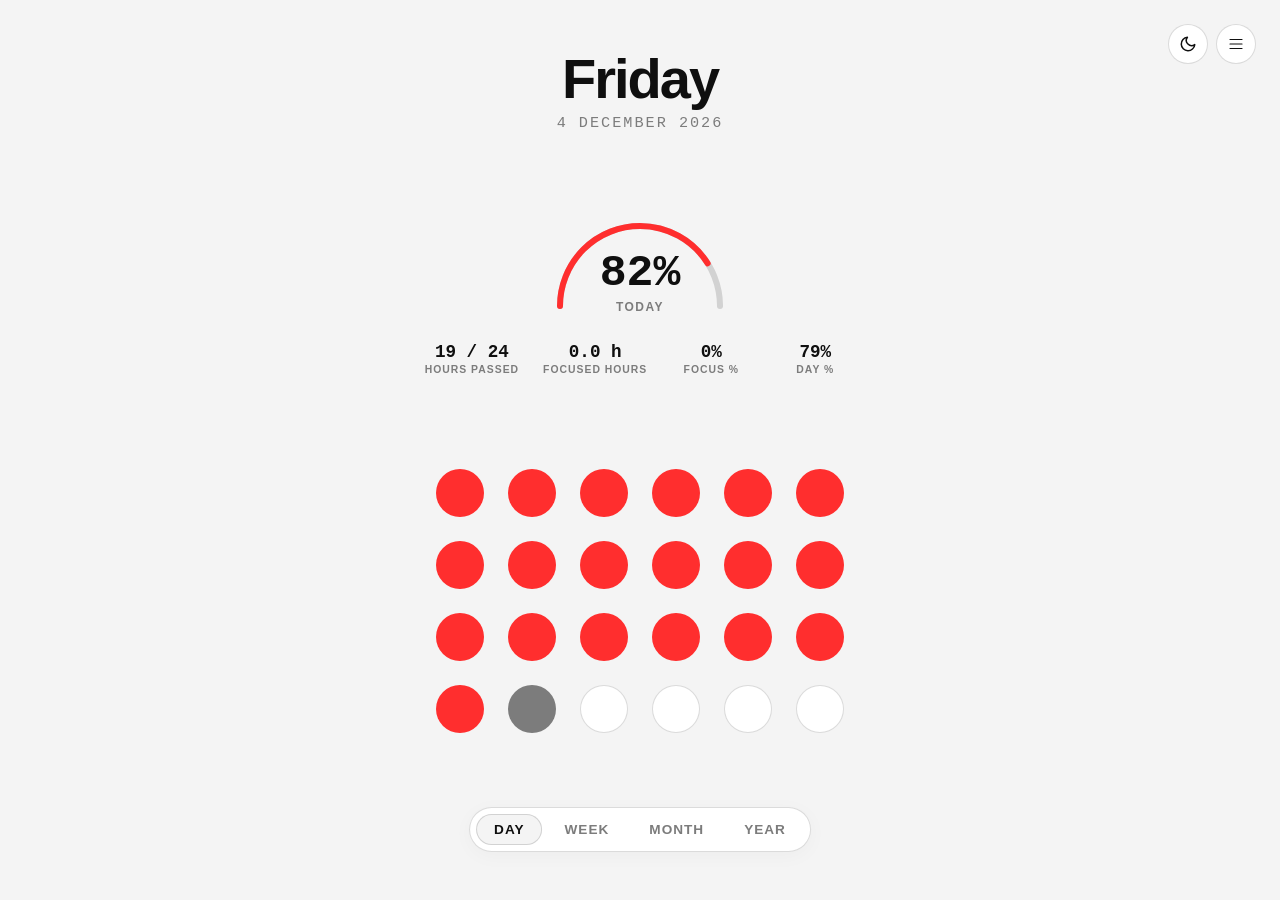
<file: index.html>
<!DOCTYPE html>
<html lang="en">
<head>
  <meta charset="UTF-8">
  <meta name="viewport" content="width=device-width, initial-scale=1.0">
  <title>Time Canvas</title>
  <meta http-equiv="refresh" content="0; url=time-canvas/index.html">
  <script type="text/javascript">
    window.location.replace("time-canvas/index.html");
  </script>
</head>
<body>
  <p>Redirecting to <a href="time-canvas/index.html">Time Canvas</a>...</p>
</body>
</html>
</file>
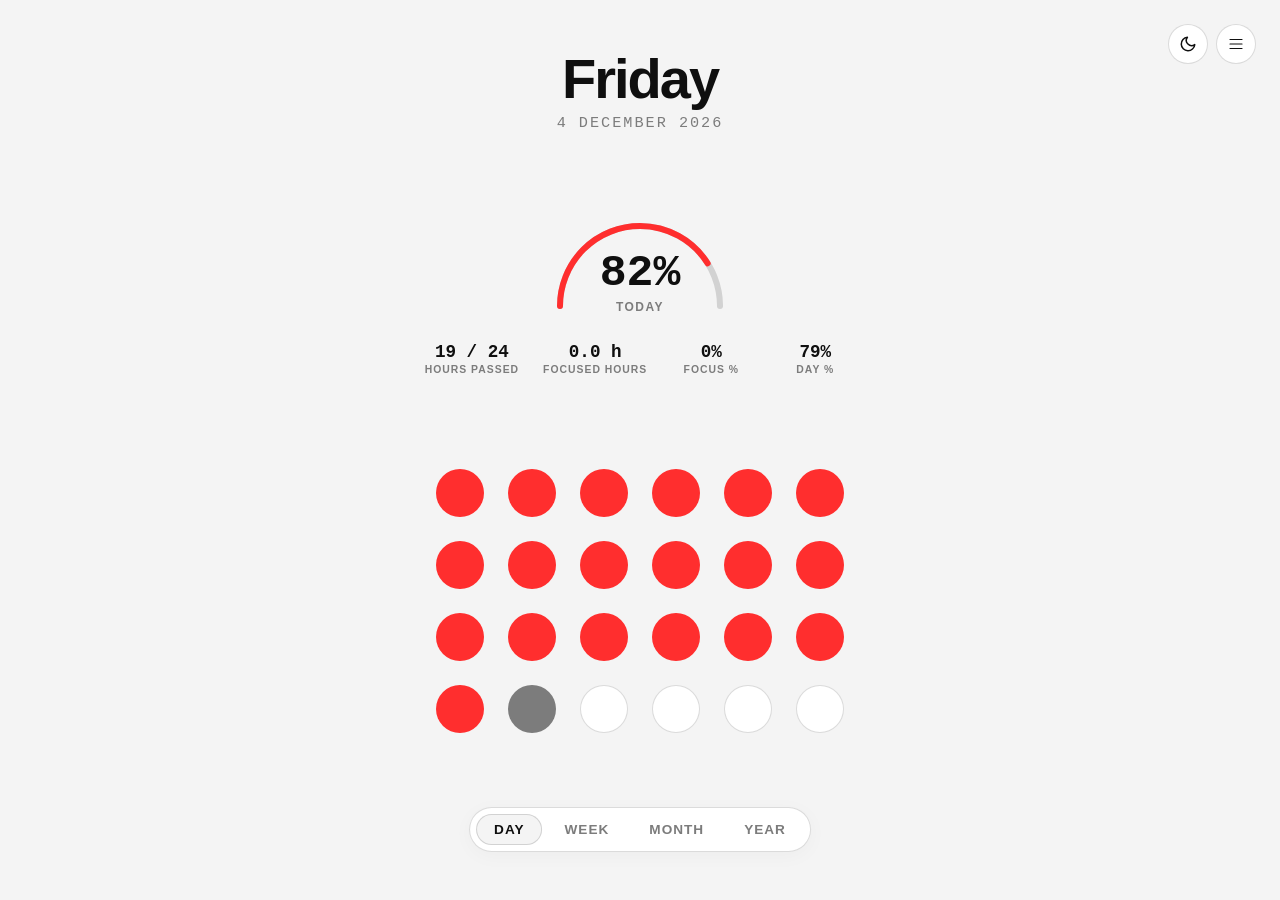
<file: time-canvas/index.html>
<!DOCTYPE html>
<html lang="en">

<head>
  <meta charset="UTF-8">
  <meta name="viewport" content="width=device-width, initial-scale=1.0">
  <meta name="description"
    content="Time Canvas - A minimalist, calm visualization of the passage of time. Inspired by Nothing OS and Dieter Rams.">
  <title>Time Canvas</title>

  <!-- CSS Stylesheets -->
  <link rel="stylesheet" href="css/variables.css">
  <link rel="stylesheet" href="css/base.css">
  <link rel="stylesheet" href="css/layout.css">
  <link rel="stylesheet" href="css/components.css">
  <link rel="stylesheet" href="css/themes.css">
  <link rel="stylesheet" href="css/animations.css">
  <link rel="stylesheet" href="css/responsive.css">
  <link rel="stylesheet" href="css/focus-panel.css">
</head>

<body>

  <div class="app-container">
    <!-- Top-Right Controls -->
    <div class="top-controls-container">
      <button id="theme-btn" class="theme-btn" aria-label="Toggle Theme" title="Toggle Theme" tabindex="0">
        <!-- Sun Icon -->
        <svg class="icon-sun" viewBox="0 0 24 24" xmlns="http://www.w3.org/2000/svg">
          <circle cx="12" cy="12" r="5" stroke="currentColor" stroke-width="2" fill="none" />
          <path
            d="M12 1v2M12 21v2M4.22 4.22l1.42 1.42M18.36 18.36l1.42 1.42M1 12h2M21 12h2M4.22 19.78l1.42-1.42M18.36 5.64l1.42-1.42"
            stroke="currentColor" stroke-width="2" stroke-linecap="round" />
        </svg>
        <!-- Moon Icon -->
        <svg class="icon-moon" viewBox="0 0 24 24" xmlns="http://www.w3.org/2000/svg">
          <path d="M21 12.79A9 9 0 1 1 11.21 3 7 7 0 0 0 21 12.79z" stroke="currentColor" stroke-width="2" fill="none"
            stroke-linecap="round" stroke-linejoin="round" />
        </svg>
      </button>

      <button id="menu-btn" class="menu-btn" aria-label="Open Focus Panel" title="Open Focus Panel" tabindex="0">
        <svg viewBox="0 0 24 24" xmlns="http://www.w3.org/2000/svg">
          <line x1="4" y1="6" x2="20" y2="6" stroke="currentColor" stroke-width="1.5" stroke-linecap="round" />
          <line x1="4" y1="12" x2="20" y2="12" stroke="currentColor" stroke-width="1.5" stroke-linecap="round" />
          <line x1="4" y1="18" x2="20" y2="18" stroke="currentColor" stroke-width="1.5" stroke-linecap="round" />
        </svg>
      </button>
    </div>

    <!-- Main Time Header -->
    <header class="header" role="banner">
      <h1 id="time-day" class="time-day">Friday</h1>
      <div id="time-date" class="time-date">17 July 2026</div>
    </header>

    <!-- Progress Arc Indicator -->
    <div class="arc-wrapper">
      <div class="progress-arc-container">
        <svg class="progress-arc-svg" viewBox="0 0 200 130">
          <path class="arc-bg" d="M 20 110 A 80 80 0 0 1 180 110" fill="none" stroke-linecap="round" />
          <path id="progress-arc-fill" class="arc-fill" d="M 20 110 A 80 80 0 0 1 180 110" fill="none"
            stroke-linecap="round" stroke-dasharray="251.327" stroke-dashoffset="251.327" />
          <path id="progress-arc-focus" class="arc-focus" d="M 20 110 A 80 80 0 0 1 180 110" fill="none"
            stroke-linecap="round" stroke-dasharray="251.327" stroke-dashoffset="251.327" />
        </svg>
        <div class="arc-inner-content">
          <div id="arc-percentage" class="arc-percentage">0%</div>
          <div id="arc-label" class="arc-label">TODAY</div>
        </div>
      </div>
    </div>

    <!-- Live Statistics -->
    <div id="stats-container" class="stats-container" aria-live="polite">
      <!-- Minimal stats will load here -->
    </div>

    <!-- Mode Switch (Shown/Hidden dynamically) -->
    <div id="mode-switch-container" class="mode-switch-container hidden">
      <div class="mode-switch-indicator"></div>
      <button id="mode-days" class="mode-btn active" data-mode="days" tabindex="0">Days</button>
      <button id="mode-hours" class="mode-btn" data-mode="hours" tabindex="0">Hours</button>
    </div>

    <!-- Grid Canvas Visualization -->
    <main class="main-content" role="main">
      <div class="visualization-wrapper">
        <div id="grid-container" class="grid-container active" aria-live="polite">
          <!-- Dots dynamically rendered here -->
        </div>
      </div>
    </main>

    <!-- Bottom Navigation -->
    <nav class="bottom-nav" role="tablist" aria-label="Views">
      <div id="nav-indicator" class="nav-indicator"></div>
      <button class="nav-item active" data-route="day" role="tab" aria-selected="true" tabindex="0">Day</button>
      <button class="nav-item" data-route="week" role="tab" aria-selected="false" tabindex="0">Week</button>
      <button class="nav-item" data-route="month" role="tab" aria-selected="false" tabindex="0">Month</button>
      <button class="nav-item" data-route="year" role="tab" aria-selected="false" tabindex="0">Year</button>
    </nav>
  </div>

  <!-- Panel Dimming Overlay -->
  <div id="panel-overlay" class="panel-overlay" aria-hidden="true"></div>

  <!-- Focus Panel -->
  <aside id="focus-panel" class="focus-panel" role="complementary" aria-label="Focus Panel" aria-hidden="true"
    tabindex="-1">
    <div class="panel-header">
      <h2>Focus Panel</h2>
      <button id="panel-close-btn" class="panel-close-btn" aria-label="Close Focus Panel">
        <svg viewBox="0 0 24 24" xmlns="http://www.w3.org/2000/svg">
          <line x1="18" y1="6" x2="6" y2="18" stroke="currentColor" stroke-width="1.5" stroke-linecap="round" />
          <line x1="6" y1="6" x2="18" y2="18" stroke="currentColor" stroke-width="1.5" stroke-linecap="round" />
        </svg>
      </button>
    </div>

    <div class="panel-content">
      <!-- TODOS Section -->
      <section class="panel-section" aria-labelledby="todos-heading">
        <h3 id="todos-heading" class="section-title">TODOS</h3>

        <!-- Task Input -->
        <div class="task-input-container">
          <span class="plus-icon">+</span>
          <input type="text" id="task-input" class="task-input" placeholder="What are you focusing on?"
            aria-label="Add new task">
        </div>

        <!-- Task List -->
        <ul id="task-list" class="task-list" aria-live="polite">
          <!-- Incomplete tasks here -->
        </ul>

        <!-- Completed tasks accordion -->
        <div id="completed-accordion" class="completed-accordion hidden">
          <button id="toggle-completed-btn" class="toggle-completed-btn" aria-expanded="false">
            Show Completed (<span id="completed-count">0</span>)
          </button>
          <ul id="completed-task-list" class="task-list completed-task-list hidden" aria-live="polite">
            <!-- Completed tasks here -->
          </ul>
        </div>
      </section>

      <!-- POMODORO Section -->
      <section class="panel-section" aria-labelledby="pomodoro-heading">
        <h3 id="pomodoro-heading" class="section-title">POMODORO</h3>

        <!-- Selected Task Panel Status -->
        <div id="selected-task-panel" class="selected-task-panel">
          <div class="focus-label">Sprint Focus</div>
          <div id="selected-task-title" class="selected-task-title">Loading last commit...</div>
          <div id="selected-task-progress" class="selected-task-progress hidden">0 / 0 Pomodoros</div>
        </div>

        <!-- Timer View -->
        <div class="timer-container">
          <div id="timer-display" class="timer-display">25:00</div>
        </div>

        <!-- Timer Progress Line with Spark -->
        <div class="timer-progress-container">
          <div class="timer-progress-line">
            <div id="timer-progress-fill" class="timer-progress-fill" style="width: 0%;"></div>
            <div id="timer-progress-spark" class="timer-progress-spark" style="left: 0%;"></div>
          </div>
        </div>

        <!-- Mode segmented switcher -->
        <div id="timer-modes" class="timer-modes">
          <button class="timer-mode-btn active" data-mode="work">WORK</button>
          <button class="timer-mode-btn" data-mode="break">BREAK</button>
          <button class="timer-mode-btn" data-mode="longBreak">LONG BREAK</button>
        </div>

        <!-- Controls -->
        <div class="timer-controls">
          <button id="primary-timer-btn" class="primary-timer-btn disabled" disabled>START</button>
          <button id="reset-timer-btn" class="reset-timer-btn hidden" aria-label="Reset Timer">
            <svg viewBox="0 0 24 24" xmlns="http://www.w3.org/2000/svg">
              <path d="M21.5 2v6h-6M21.34 15.57a10 10 0 1 1-.57-8.38l.73-.73" fill="none" stroke="currentColor"
                stroke-width="1.5" stroke-linecap="round" stroke-linejoin="round" />
            </svg>
          </button>
        </div>
      </section>

      <!-- Session Statistics Section -->
      <section class="panel-section" aria-labelledby="stats-heading">
        <h3 id="stats-heading" class="section-title">TODAY'S STATS</h3>
        <div class="focus-stats-grid">
          <div class="focus-stat-item">
            <span id="stat-completed-poms" class="focus-stat-val">0</span>
            <span class="focus-stat-lbl">Pomodoros Completed</span>
          </div>
          <div class="focus-stat-item">
            <span id="stat-focus-time" class="focus-stat-val">0m</span>
            <span class="focus-stat-lbl">Focused Time</span>
          </div>
          <div class="focus-stat-item">
            <span id="stat-break-time" class="focus-stat-val">0m</span>
            <span class="focus-stat-lbl">Break Time</span>
          </div>
          <div class="focus-stat-item">
            <span id="stat-completion-pct" class="focus-stat-val">0%</span>
            <span class="focus-stat-lbl">Task Completion %</span>
          </div>
        </div>
      </section>

      <!-- COMMITS Section -->
      <section class="panel-section" aria-labelledby="commits-heading">
        <h3 id="commits-heading" class="section-title">RECENT COMMITS</h3>
        <div id="commits-container" class="commits-container">
          <span class="muted-text">Loading commits...</span>
        </div>
      </section>

      <!-- SETTINGS Section Placeholder (Future Ready) -->
      <section class="panel-section" aria-labelledby="settings-heading">
        <h3 id="settings-heading" class="section-title">SETTINGS</h3>
        <div class="settings-placeholder">
          <span class="muted-text">Custom duration options and preferences will be available in a future update.</span>
        </div>
      </section>
    </div>
  </aside>

  <!-- In-page Notification banner -->
  <div id="focus-notification" class="focus-notification hidden" role="status" aria-live="polite">
    <span id="notification-message"></span>
  </div>

  <!-- Main Application Logic -->

  <script src="js/app.js?v=101"></script>
</body>

</html>
</file>
<file: time-canvas/css/variables.css>
:root {
  /* Colors */
  --color-accent: #FF2E2E;
  
  /* Light Theme Defaults */
  --bg-color: #F4F4F4;
  --bg-panel: #FFFFFF;
  --text-color: #0F0F0F;
  --text-muted: #7C7C7C;
  --dot-completed: var(--color-accent);
  --color-focus: #32523B;
  --dot-current: #7C7C7C;
  --dot-future: #FFFFFF;
  --dot-border: rgba(15, 15, 15, 0.15);
  --dot-hover-border: rgba(15, 15, 15, 0.4);
  
  /* Fonts - Nothing OS / OnePlus inspired */
  --font-display: "Courier New", Courier, monospace;
  --font-sans: -apple-system, BlinkMacSystemFont, "Segoe UI", Roboto, Helvetica, Arial, sans-serif;
  
  /* Transitions */
  --transition-speed: 250ms;
  --transition-easing: cubic-bezier(0.4, 0, 0.2, 1);
  
  /* Spacing & Layout */
  --spacing-xs: 4px;
  --spacing-sm: 8px;
  --spacing-md: 16px;
  --spacing-lg: 24px;
  --spacing-xl: 48px;
  
  --max-width: 900px;
}

[data-theme="dark"] {
  --bg-color: #0A0A0A;
  --bg-panel: #121212;
  --text-color: #F5F5F5;
  --text-muted: #888888;
  --dot-completed: var(--color-accent);
  --color-focus: #1E3224;
  --dot-current: #888888;
  --dot-future: #1A1A1A;
  --dot-border: rgba(255, 255, 255, 0.08);
  --dot-hover-border: rgba(255, 255, 255, 0.25);
}
</file>
<file: time-canvas/css/base.css>
/* Reset and Base Styles */
* {
  box-sizing: border-box;
  margin: 0;
  padding: 0;
  -webkit-font-smoothing: antialiased;
  -moz-osx-font-smoothing: grayscale;
}

html, body {
  width: 100%;
  height: 100%;
  background-color: var(--bg-color);
  color: var(--text-color);
  font-family: var(--font-sans);
  transition: background-color var(--transition-speed) var(--transition-easing),
              color var(--transition-speed) var(--transition-easing);
  overflow-x: hidden;
}

body {
  display: flex;
  flex-direction: column;
  min-height: 100vh;
}

a, button {
  font-family: inherit;
  color: inherit;
  background: none;
  border: none;
  cursor: pointer;
  outline: none;
  text-decoration: none;
}

/* Keyboard Accessibility - custom focus states */
button:focus-visible,
a:focus-visible,
[tabindex]:focus-visible {
  outline: 2px solid var(--color-accent);
  outline-offset: 4px;
}
</file>
<file: time-canvas/css/layout.css>
/* Layout Structure */

.app-container {
  display: flex;
  flex-direction: column;
  align-items: center;
  justify-content: space-between;
  min-height: 100vh;
  padding: var(--spacing-xl) var(--spacing-lg) calc(var(--spacing-xl) * 2) var(--spacing-lg);
  max-width: var(--max-width);
  margin: 0 auto;
  width: 100%;
}

.header {
  width: 100%;
  text-align: center;
  margin-bottom: var(--spacing-xl);
}

.main-content {
  flex: 1;
  display: flex;
  flex-direction: column;
  align-items: center;
  justify-content: center;
  width: 100%;
  position: relative;
}

.visualization-wrapper {
  width: 100%;
  display: flex;
  flex-direction: column;
  align-items: center;
  justify-content: center;
  min-height: 350px;
}
</file>
<file: time-canvas/css/components.css>
/* Components Styling */

/* Header Typography */
.time-day {
  font-family: var(--font-sans);
  font-size: 3.5rem;
  font-weight: 800;
  letter-spacing: -2px;
  line-height: 1.1;
  margin-bottom: var(--spacing-xs);
  transition: color var(--transition-speed) var(--transition-easing);
}

.time-date {
  font-family: var(--font-display);
  font-size: 0.95rem;
  font-weight: 500;
  color: var(--text-muted);
  text-transform: uppercase;
  letter-spacing: 2px;
  margin-bottom: var(--spacing-md);
}

/* Progress Arc Container */
.arc-wrapper {
  width: 100%;
  display: flex;
  justify-content: center;
  margin-bottom: var(--spacing-md);
}

.progress-arc-container {
  position: relative;
  width: 200px;
  height: 130px;
  display: flex;
  align-items: center;
  justify-content: center;
}

.progress-arc-svg {
  width: 100%;
  height: 100%;
}

.arc-bg {
  stroke: var(--dot-border);
  stroke-width: 6px;
}

.arc-fill {
  stroke: var(--color-accent);
  stroke-width: 6px;
  transition: stroke-dashoffset 400ms cubic-bezier(0.4, 0, 0.2, 1);
}

.arc-fill.completed-muted {
  stroke: var(--color-accent);
}

[data-theme="dark"] .arc-fill.completed-muted {
  stroke: var(--color-accent);
}

.arc-focus {
  stroke: var(--color-focus);
  stroke-width: 6px;
  transition: stroke-dashoffset 400ms cubic-bezier(0.4, 0, 0.2, 1);
}

.arc-inner-content {
  position: absolute;
  bottom: 12px;
  display: flex;
  flex-direction: column;
  align-items: center;
  justify-content: center;
  text-align: center;
  width: 100%;
}

.arc-percentage {
  font-family: var(--font-display);
  font-size: 2.8rem;
  font-weight: 700;
  line-height: 1;
  color: var(--text-color);
}

.arc-label {
  font-size: 0.75rem;
  font-weight: 600;
  letter-spacing: 1.5px;
  color: var(--text-muted);
  margin-top: 4px;
}

/* Live Stats */
.stats-container {
  display: flex;
  flex-wrap: wrap;
  justify-content: center;
  gap: var(--spacing-md) var(--spacing-lg);
  width: 100%;
  max-width: 600px;
  margin: 0 auto var(--spacing-lg) auto;
  padding: 0 var(--spacing-md);
}

.stat-item {
  display: flex;
  flex-direction: column;
  align-items: center;
  min-width: 80px;
}

.stat-val {
  font-family: var(--font-display);
  font-size: 1.1rem;
  font-weight: 700;
  color: var(--text-color);
}

.stat-lbl {
  font-size: 0.65rem;
  font-weight: 600;
  color: var(--text-muted);
  text-transform: uppercase;
  letter-spacing: 1px;
  margin-top: 2px;
}

/* Mode Switch (Segmented Switch) */
.mode-switch-container {
  position: relative;
  display: flex;
  background-color: var(--bg-panel);
  border: 1px solid var(--dot-border);
  border-radius: 20px;
  padding: 3px;
  margin-bottom: var(--spacing-lg);
  z-index: 10;
  transition: opacity var(--transition-speed), transform var(--transition-speed);
}

.mode-switch-container.hidden {
  opacity: 0;
  transform: scale(0.95);
  pointer-events: none;
}

.mode-btn {
  padding: 6px 16px;
  font-size: 0.75rem;
  font-weight: 600;
  text-transform: uppercase;
  letter-spacing: 1px;
  color: var(--text-muted);
  border-radius: 16px;
  z-index: 1;
  transition: color var(--transition-speed) var(--transition-easing);
}

.mode-btn.active {
  color: var(--text-color);
  background-color: var(--bg-color);
  border: 1px solid var(--dot-border);
}

/* Dots and Grids */
.grid-container {
  display: grid;
  justify-content: center;
  align-content: center;
  margin: auto;
  opacity: 0;
  transform: translateY(10px);
  transition: opacity var(--transition-speed) var(--transition-easing),
              transform var(--transition-speed) var(--transition-easing);
}

.grid-container.active {
  opacity: 1;
  transform: translateY(0);
}

.dot {
  border-radius: 50%;
  aspect-ratio: 1;
  background-color: var(--dot-future);
  border: 1px solid var(--dot-border);
  transition: background-color var(--transition-speed) var(--transition-easing),
              border-color var(--transition-speed) var(--transition-easing),
              transform var(--transition-speed) var(--transition-easing);
}

.dot.completed {
  background-color: var(--dot-completed);
  border-color: transparent;
}

.dot.completed-muted {
  background-color: var(--color-accent);
  border-color: transparent;
}

[data-theme="dark"] .dot.completed-muted {
  background-color: var(--color-accent);
}

.dot.focused {
  background-color: var(--color-focus);
  border-color: transparent;
  position: relative;
  display: flex;
  align-items: center;
  justify-content: center;
}

.dot.focused::after {
  content: '';
  width: 5px;
  height: 5px;
  background-color: var(--bg-color);
  border-radius: 50%;
}

.dot.current {
  background-color: var(--dot-current);
  border-color: transparent;
  animation: pulse 2s infinite ease-in-out;
}

/* Grid Specific Layouts */
.day-grid {
  grid-template-columns: repeat(6, 40px);
  gap: 20px;
}

.week-grid {
  grid-template-columns: repeat(24, 12px);
  gap: 6px;
}

.month-grid {
  grid-template-columns: repeat(7, 24px);
  gap: 12px;
}

/* Grouped grids (e.g. Month Hours & Year Hours) */
.month-group-container {
  display: grid;
  grid-template-columns: repeat(4, 1fr);
  gap: var(--spacing-md);
  width: 100%;
}

.month-group {
  border: 1px solid var(--dot-border);
  border-radius: 12px;
  padding: 12px;
  display: flex;
  flex-direction: column;
  align-items: center;
}

.month-group-title {
  font-family: var(--font-display);
  font-size: 0.75rem;
  font-weight: 700;
  color: var(--text-muted);
  margin-bottom: 8px;
  text-transform: uppercase;
}

/* Theme Toggle Button */
.theme-toggle-container {
  position: absolute;
  top: var(--spacing-lg);
  right: var(--spacing-lg);
}

.theme-btn {
  width: 40px;
  height: 40px;
  border-radius: 50%;
  display: flex;
  align-items: center;
  justify-content: center;
  border: 1px solid var(--dot-border);
  background-color: var(--bg-panel);
  transition: border-color var(--transition-speed), background-color var(--transition-speed);
}

.theme-btn:hover {
  border-color: var(--dot-hover-border);
}

.theme-btn svg {
  width: 18px;
  height: 18px;
  fill: currentColor;
}

/* Bottom Navigation */
.bottom-nav {
  position: fixed;
  bottom: var(--spacing-xl);
  left: 50%;
  transform: translateX(-50%);
  background-color: var(--bg-panel);
  border: 1px solid var(--dot-border);
  border-radius: 30px;
  padding: 6px;
  display: flex;
  gap: 4px;
  z-index: 100;
  box-shadow: 0 4px 20px rgba(0, 0, 0, 0.03);
  transition: border-color var(--transition-speed), background-color var(--transition-speed);
}

.nav-item {
  position: relative;
  padding: 8px 18px;
  font-size: 0.85rem;
  font-weight: 600;
  text-transform: uppercase;
  letter-spacing: 1px;
  color: var(--text-muted);
  border-radius: 20px;
  transition: color var(--transition-speed) var(--transition-easing);
}

.nav-item.active {
  color: var(--text-color);
}

/* Animated Nav Indicator */
.nav-indicator {
  position: absolute;
  height: calc(100% - 12px);
  background-color: var(--bg-color);
  border: 1px solid var(--dot-border);
  border-radius: 20px;
  z-index: -1;
  transition: left var(--transition-speed) var(--transition-easing),
              width var(--transition-speed) var(--transition-easing);
}
</file>
<file: time-canvas/css/themes.css>
/* Theme Transitions & Specific overrides */

/* Smooth fade on theme changes */
body * {
  transition: background-color var(--transition-speed) var(--transition-easing),
              border-color var(--transition-speed) var(--transition-easing);
}

/* Specific component theme adaptations */
[data-theme="light"] .theme-btn .icon-sun {
  display: none;
}

[data-theme="light"] .theme-btn .icon-moon {
  display: block;
}

[data-theme="dark"] .theme-btn .icon-sun {
  display: block;
}

[data-theme="dark"] .theme-btn .icon-moon {
  display: none;
}
</file>
<file: time-canvas/css/animations.css>
/* Animations */

/* Current dot pulsing effect */
@keyframes pulse {
  0% {
    transform: scale(1);
    opacity: 1;
  }
  50% {
    transform: scale(1.15);
    opacity: 0.8;
  }
  100% {
    transform: scale(1);
    opacity: 1;
  }
}

/* Page fade-in */
.fade-in {
  animation: fadeIn var(--transition-speed) var(--transition-easing) forwards;
}

.fade-out {
  animation: fadeOut var(--transition-speed) var(--transition-easing) forwards;
}

@keyframes fadeIn {
  from {
    opacity: 0;
    transform: translateY(6px);
  }
  to {
    opacity: 1;
    transform: translateY(0);
  }
}

@keyframes fadeOut {
  from {
    opacity: 1;
    transform: translateY(0);
  }
  to {
    opacity: 0;
    transform: translateY(-6px);
  }
}
</file>
<file: time-canvas/css/responsive.css>
/* Responsive Scaling & Layout adjustments */

/* Default Sizes (Large screen/4K support) */
:root {
  --day-dot-size: 48px;
  --day-dot-gap: 24px;
  
  --week-dot-size: 16px;
  --week-dot-gap: 6px;
  
  --month-dot-size: 32px;
  --month-dot-gap: 14px;
  
  --year-dot-size: 10px;
  --year-dot-gap: 4px;

  /* Hours mode variables */
  --hour-dot-size: 3px;
  --hour-dot-gap: 1px;
}

/* Connect CSS classes to responsive variables */
.day-grid {
  grid-template-columns: repeat(6, var(--day-dot-size)) !important;
  gap: var(--day-dot-gap) !important;
}

.week-grid {
  grid-template-columns: repeat(24, var(--week-dot-size)) !important;
  gap: var(--week-dot-gap) !important;
}

.month-grid {
  grid-template-columns: repeat(7, var(--month-dot-size)) !important;
  gap: var(--month-dot-gap) !important;
}

/* Month Hours view */
.month-hours-grid {
  display: grid !important;
  grid-template-columns: repeat(7, 1fr) !important;
  gap: 10px !important;
  width: 100%;
  max-width: 600px;
}

.day-hours-cell {
  display: grid;
  grid-template-columns: repeat(6, 1fr);
  gap: var(--hour-dot-gap);
  border: 1px solid var(--dot-border);
  border-radius: 4px;
  padding: 4px;
  background-color: var(--bg-panel);
  aspect-ratio: 1.2 / 1;
  align-content: center;
}

.day-hours-cell .dot {
  width: var(--hour-dot-size) !important;
  height: var(--hour-dot-size) !important;
  border-width: 0.5px !important;
}

/* Year view (Months grouping) */
.year-months-container {
  display: grid;
  grid-template-columns: repeat(4, 1fr);
  gap: var(--spacing-lg);
  width: 100%;
  max-width: 1000px;
}

.year-month-card {
  border: 1px solid var(--dot-border);
  border-radius: 8px;
  padding: 10px;
  background-color: var(--bg-panel);
  display: flex;
  flex-direction: column;
  align-items: center;
}

.year-month-title {
  font-family: var(--font-display);
  font-size: 0.75rem;
  font-weight: 700;
  color: var(--text-muted);
  margin-bottom: var(--spacing-sm);
  text-transform: uppercase;
  letter-spacing: 1px;
}

.year-month-days-grid {
  display: grid;
  grid-template-columns: repeat(7, 8px);
  gap: 3px;
}

.year-month-days-grid .dot {
  width: 8px !important;
  height: 8px !important;
  border-width: 0.5px;
}

/* Year Hours mode */
.year-month-hours-grid {
  display: grid;
  grid-template-columns: repeat(7, 1fr);
  gap: 3px;
  width: 100%;
}

.year-month-hours-grid .day-hours-cell {
  padding: 1.5px;
  gap: 0.5px;
  border-radius: 2px;
}

.year-month-hours-grid .day-hours-cell .dot {
  width: 2px !important;
  height: 2px !important;
  border: none !important;
}

/* Tablet / Medium Screens (max-width: 900px) */
@media (max-width: 900px) {
  :root {
    --day-dot-size: 40px;
    --day-dot-gap: 18px;
    
    --week-dot-size: 10px;
    --week-dot-gap: 4px;
    
    --month-dot-size: 26px;
    --month-dot-gap: 10px;

    --hour-dot-size: 2.5px;
    --hour-dot-gap: 0.8px;
  }
  
  .year-months-container {
    grid-template-columns: repeat(3, 1fr);
    gap: var(--spacing-md);
  }
  
  .time-day {
    font-size: 3rem;
  }
}

/* Mobile Screens (max-width: 600px) */
@media (max-width: 600px) {
  .year-months-container {
    grid-template-columns: repeat(2, 1fr);
    gap: var(--spacing-sm);
  }
  
  .year-month-days-grid {
    grid-template-columns: repeat(7, 6px);
    gap: 2px;
  }
  
  .year-month-days-grid .dot {
    width: 6px !important;
    height: 6px !important;
  }
}

/* Mobile Screens (max-width: 480px) */
@media (max-width: 480px) {
  :root {
    --day-dot-size: 32px;
    --day-dot-gap: 12px;
    
    --week-dot-size: 7px;
    --week-dot-gap: 2.5px;
    
    --month-dot-size: 18px;
    --month-dot-gap: 8px;

    --hour-dot-size: 1.8px;
    --hour-dot-gap: 0.5px;
  }
  
  .year-months-container {
    grid-template-columns: repeat(2, 1fr);
  }
  
  .time-day {
    font-size: 2.2rem;
  }
  
  .nav-item {
    padding: 6px 12px;
    font-size: 0.75rem;
  }

  .stats-container {
    gap: var(--spacing-sm) var(--spacing-md);
  }

  .stat-val {
    font-size: 0.95rem;
  }

  .stat-lbl {
    font-size: 0.58rem;
  }
}

/* Tiny Mobile Screens (max-width: 340px) */
@media (max-width: 340px) {
  :root {
    --day-dot-size: 28px;
    --day-dot-gap: 10px;
    
    --week-dot-size: 6px;
    --week-dot-gap: 2px;
    
    --month-dot-size: 16px;
    --month-dot-gap: 6px;
  }

  .year-months-container {
    grid-template-columns: 1fr;
  }
}
</file>
<file: time-canvas/css/focus-panel.css>
/* Focus Panel Styling */

/* Top controls container containing theme and panel toggles */
.top-controls-container {
  position: absolute;
  top: var(--spacing-lg);
  right: var(--spacing-lg);
  display: flex;
  gap: var(--spacing-sm);
  z-index: 110;
}

.menu-btn {
  width: 40px;
  height: 40px;
  border-radius: 50%;
  display: flex;
  align-items: center;
  justify-content: center;
  border: 1px solid var(--dot-border);
  background-color: var(--bg-panel);
  color: var(--text-color);
  transition: border-color var(--transition-speed), background-color var(--transition-speed), transform 150ms ease;
}

.menu-btn:hover {
  border-color: var(--dot-hover-border);
}

.menu-btn:active {
  transform: scale(0.92);
}

.menu-btn svg {
  width: 18px;
  height: 18px;
}

/* Panel Dimming Overlay */
.panel-overlay {
  position: fixed;
  top: 0;
  left: 0;
  width: 100%;
  height: 100%;
  background-color: #000000;
  opacity: 0;
  pointer-events: none;
  z-index: 190;
  transition: opacity 300ms cubic-bezier(0.4, 0, 0.2, 1);
}

.panel-overlay.active {
  opacity: 0.08;
  pointer-events: auto;
}

/* Sliding Side Panel */
.focus-panel {
  position: fixed;
  top: 0;
  right: 0;
  height: 100%;
  width: 30%; /* Default desktop */
  background-color: var(--bg-panel);
  border-left: 1px solid var(--dot-border);
  z-index: 200;
  transform: translateX(100%);
  visibility: hidden;
  transition: transform 300ms cubic-bezier(0.4, 0, 0.2, 1),
              visibility 300ms cubic-bezier(0.4, 0, 0.2, 1);
  display: flex;
  flex-direction: column;
  outline: none;
}

.focus-panel.active {
  transform: translateX(0);
  visibility: visible;
}

/* Header inside panel */
.panel-header {
  padding: var(--spacing-lg);
  border-bottom: 1px solid var(--dot-border);
  display: flex;
  align-items: center;
  justify-content: space-between;
}

.panel-header h2 {
  font-family: var(--font-sans);
  font-size: 1.25rem;
  font-weight: 700;
  text-transform: uppercase;
  letter-spacing: 1px;
}

.panel-close-btn {
  width: 32px;
  height: 32px;
  border-radius: 50%;
  display: flex;
  align-items: center;
  justify-content: center;
  border: 1px solid var(--dot-border);
  background-color: transparent;
  color: var(--text-color);
  transition: border-color var(--transition-speed), transform 150ms ease;
}

.panel-close-btn:hover {
  border-color: var(--dot-hover-border);
}

.panel-close-btn:active {
  transform: scale(0.92);
}

.panel-close-btn svg {
  width: 14px;
  height: 14px;
}

/* Content Container */
.panel-content {
  flex: 1;
  overflow-y: auto;
  padding: var(--spacing-lg);
  display: flex;
  flex-direction: column;
  gap: var(--spacing-xl);
}

.panel-section {
  display: flex;
  flex-direction: column;
  gap: var(--spacing-md);
}

.section-title {
  font-family: var(--font-display);
  font-size: 0.78rem;
  font-weight: 700;
  color: var(--text-muted);
  letter-spacing: 1.5px;
  border-bottom: 1px solid var(--dot-border);
  padding-bottom: var(--spacing-xs);
  text-transform: uppercase;
}

/* TODOS Section Styling */
.task-input-container {
  display: flex;
  align-items: center;
  border: 1px solid var(--dot-border);
  border-radius: 20px;
  padding: 6px 14px;
  background-color: var(--bg-color);
  transition: border-color var(--transition-speed);
}

.task-input-container:focus-within {
  border-color: var(--dot-hover-border);
}

.plus-icon {
  font-size: 1.1rem;
  color: var(--text-muted);
  margin-right: var(--spacing-sm);
  user-select: none;
}

.task-input {
  flex: 1;
  border: none;
  background: transparent;
  color: var(--text-color);
  font-family: inherit;
  font-size: 0.85rem;
  outline: none;
}

.task-input::placeholder {
  color: var(--text-muted);
  opacity: 0.7;
}

.task-list {
  list-style: none;
  display: flex;
  flex-direction: column;
  gap: var(--spacing-sm);
}

.task-item {
  display: flex;
  flex-direction: column;
  padding: var(--spacing-sm) var(--spacing-md);
  border: 1px solid var(--dot-border);
  border-radius: 12px;
  background-color: var(--bg-color);
  transition: transform var(--transition-speed) var(--transition-easing),
              opacity var(--transition-speed) var(--transition-easing),
              border-color var(--transition-speed);
  cursor: pointer;
}

.task-item:hover {
  border-color: var(--dot-hover-border);
}

.task-item.active-focus {
  border-color: var(--color-accent);
}

.task-item.completed {
  opacity: 0.55;
}

.task-main-row {
  display: flex;
  align-items: center;
  gap: var(--spacing-sm);
}

.task-checkbox {
  width: 18px;
  height: 18px;
  border-radius: 50%;
  border: 1.5px solid var(--text-muted);
  background-color: transparent;
  display: flex;
  align-items: center;
  justify-content: center;
  flex-shrink: 0;
  transition: transform 150ms ease, border-color var(--transition-speed), background-color var(--transition-speed);
}

.task-checkbox:hover {
  border-color: var(--text-color);
  transform: scale(1.08);
}

.task-checkbox.checked {
  border-color: var(--color-accent);
  background-color: var(--color-accent);
}

.task-checkbox.checked::after {
  content: "";
  width: 6px;
  height: 6px;
  background-color: #FFFFFF;
  border-radius: 50%;
}

.task-title {
  font-size: 0.88rem;
  font-weight: 500;
  color: var(--text-color);
  flex-1: 1;
  transition: text-decoration var(--transition-speed);
}

.task-item.completed .task-title {
  text-decoration: line-through;
  color: var(--text-muted);
}

.task-poms-badge {
  font-family: var(--font-display);
  font-size: 0.72rem;
  font-weight: 700;
  color: var(--text-muted);
  margin-left: auto;
  border: 1px solid var(--dot-border);
  padding: 2px 6px;
  border-radius: 10px;
  background-color: var(--bg-panel);
}

/* Edit detail drawer inside tasks */
.task-details-edit {
  margin-top: var(--spacing-sm);
  padding-top: var(--spacing-sm);
  border-top: 1px solid var(--dot-border);
  display: flex;
  align-items: center;
  justify-content: space-between;
  animation: fadeIn 200ms ease-out forwards;
}

.edit-label {
  font-size: 0.75rem;
  font-weight: 600;
  color: var(--text-muted);
}

.poms-counter-wrapper {
  display: flex;
  align-items: center;
  gap: var(--spacing-sm);
}

.counter-btn {
  width: 24px;
  height: 24px;
  border-radius: 50%;
  border: 1px solid var(--dot-border);
  display: flex;
  align-items: center;
  justify-content: center;
  font-weight: bold;
  font-size: 0.85rem;
  background-color: var(--bg-panel);
  transition: border-color var(--transition-speed), transform 100ms ease;
}

.counter-btn:hover {
  border-color: var(--dot-hover-border);
}

.counter-btn:active {
  transform: scale(0.9);
}

.counter-value {
  font-family: var(--font-display);
  font-size: 0.85rem;
  font-weight: 700;
  min-width: 16px;
  text-align: center;
}

/* Completed tasks accordion trigger button */
.completed-accordion {
  margin-top: var(--spacing-sm);
}

.toggle-completed-btn {
  width: 100%;
  text-align: left;
  font-size: 0.75rem;
  font-weight: 600;
  color: var(--text-muted);
  padding: 8px 4px;
  border-top: 1px solid var(--dot-border);
  display: flex;
  justify-content: space-between;
  align-items: center;
}

.toggle-completed-btn::after {
  content: "↓";
  font-size: 0.75rem;
  transition: transform var(--transition-speed);
}

.toggle-completed-btn[aria-expanded="true"]::after {
  transform: rotate(180deg);
}

.completed-task-list {
  margin-top: var(--spacing-sm);
}

.completed-task-list.hidden {
  display: none;
}

/* POMODORO Timer view */
.selected-task-panel {
  border: 1px solid var(--dot-border);
  border-radius: 12px;
  padding: var(--spacing-sm) var(--spacing-md);
  background-color: var(--bg-color);
  text-align: center;
}

.focus-label {
  font-size: 0.65rem;
  font-weight: 700;
  color: var(--text-muted);
  text-transform: uppercase;
  letter-spacing: 1px;
}

.selected-task-title {
  font-size: 0.9rem;
  font-weight: 700;
  margin-top: 2px;
  color: var(--text-color);
}

.selected-task-progress {
  font-family: var(--font-display);
  font-size: 0.7rem;
  font-weight: 600;
  color: var(--color-accent);
  margin-top: 4px;
}

.timer-container {
  display: flex;
  justify-content: center;
  margin: var(--spacing-md) 0 var(--spacing-sm) 0;
}

.timer-display {
  font-family: var(--font-display);
  font-size: 3.5rem;
  font-weight: 700;
  letter-spacing: -1.5px;
  color: var(--text-color);
  line-height: 1;
}

/* Horizontal spark progress line */
.timer-progress-container {
  width: 100%;
  margin-bottom: var(--spacing-lg);
}

.timer-progress-line {
  position: relative;
  height: 2px;
  background-color: var(--dot-border);
  width: 100%;
  border-radius: 1px;
}

.timer-progress-fill {
  position: absolute;
  top: 0;
  left: 0;
  height: 100%;
  background-color: var(--color-accent);
}

.timer-progress-spark {
  position: absolute;
  top: 50%;
  width: 6px;
  height: 6px;
  background-color: var(--text-color);
  border-radius: 50%;
  transform: translate(-50%, -50%);
  animation: sparkPulse 1.5s infinite alternate ease-in-out;
}

@keyframes sparkPulse {
  0% {
    transform: translate(-50%, -50%) scale(1);
    background-color: var(--color-accent);
  }
  100% {
    transform: translate(-50%, -50%) scale(1.3);
    background-color: var(--text-color);
  }
}

/* Mode switches */
.timer-modes {
  display: flex;
  background-color: var(--bg-color);
  border: 1px solid var(--dot-border);
  border-radius: 20px;
  padding: 3px;
  gap: 2px;
}

.timer-mode-btn {
  flex: 1;
  padding: 6px 0;
  font-size: 0.68rem;
  font-weight: 700;
  text-transform: uppercase;
  letter-spacing: 0.8px;
  color: var(--text-muted);
  border-radius: 16px;
  transition: color var(--transition-speed), background-color var(--transition-speed);
}

.timer-mode-btn.active {
  color: var(--text-color);
  background-color: var(--bg-panel);
  border: 1px solid var(--dot-border);
}

/* Controls */
.timer-controls {
  display: flex;
  align-items: center;
  justify-content: center;
  gap: var(--spacing-md);
  margin-top: var(--spacing-sm);
}

.primary-timer-btn {
  flex: 1;
  max-width: 180px;
  padding: 10px 24px;
  font-size: 0.8rem;
  font-weight: 700;
  text-transform: uppercase;
  letter-spacing: 1.5px;
  color: var(--text-color);
  background-color: var(--bg-color);
  border: 1px solid var(--dot-border);
  border-radius: 20px;
  transition: transform 150ms ease, border-color var(--transition-speed), background-color var(--transition-speed);
}

.primary-timer-btn:not(.disabled):hover {
  border-color: var(--dot-hover-border);
}

.primary-timer-btn:not(.disabled):active {
  transform: scale(0.95);
}

.primary-timer-btn.disabled {
  opacity: 0.4;
  cursor: not-allowed;
}

.reset-timer-btn {
  width: 38px;
  height: 38px;
  border-radius: 50%;
  display: flex;
  align-items: center;
  justify-content: center;
  border: 1px solid var(--dot-border);
  background-color: transparent;
  color: var(--text-muted);
  transition: border-color var(--transition-speed), color var(--transition-speed), transform 150ms ease;
}

.reset-timer-btn:hover {
  border-color: var(--dot-hover-border);
  color: var(--text-color);
}

.reset-timer-btn:active {
  transform: scale(0.92);
}

.reset-timer-btn svg {
  width: 16px;
  height: 16px;
}

.reset-timer-btn.hidden {
  display: none;
}

/* Stats Section styling */
.focus-stats-grid {
  display: grid;
  grid-template-columns: repeat(2, 1fr);
  gap: var(--spacing-md);
}

.focus-stat-item {
  border: 1px solid var(--dot-border);
  border-radius: 12px;
  padding: 10px;
  background-color: var(--bg-color);
  display: flex;
  flex-direction: column;
  align-items: center;
  text-align: center;
}

.focus-stat-val {
  font-family: var(--font-display);
  font-size: 1.15rem;
  font-weight: 700;
  color: var(--text-color);
}

.focus-stat-lbl {
  font-size: 0.58rem;
  font-weight: 600;
  color: var(--text-muted);
  text-transform: uppercase;
  letter-spacing: 0.5px;
  margin-top: 4px;
}

/* Settings placeholder text styling */
.settings-placeholder {
  border: 1px dashed var(--dot-border);
  border-radius: 12px;
  padding: 14px;
  text-align: center;
}

.muted-text {
  font-size: 0.72rem;
  color: var(--text-muted);
  line-height: 1.4;
}

/* Notification banner style */
.focus-notification {
  position: fixed;
  bottom: calc(var(--spacing-xl) * 2.5);
  left: 50%;
  transform: translateX(-50%);
  background-color: var(--bg-panel);
  color: var(--text-color);
  border: 1.5px solid var(--color-accent);
  padding: 10px 20px;
  border-radius: 20px;
  font-size: 0.8rem;
  font-weight: 600;
  z-index: 1000;
  box-shadow: 0 4px 20px rgba(255, 46, 46, 0.08);
  animation: fadeIn 300ms ease;
}

.focus-notification.hidden {
  display: none;
}

/* Utility Hidden state */
.hidden {
  display: none !important;
}

/* Task Delete Button */
.task-delete-btn {
  background: none;
  border: none;
  color: var(--text-muted);
  font-size: 1.25rem;
  line-height: 1;
  padding: 0 6px;
  cursor: pointer;
  opacity: 0;
  transition: opacity var(--transition-speed), color var(--transition-speed);
  margin-left: 6px;
}

.task-item:hover .task-delete-btn {
  opacity: 1;
}

.task-delete-btn:hover {
  color: var(--color-accent);
}

/* Commits Container Styling */
.commits-container {
  display: flex;
  flex-direction: column;
  gap: var(--spacing-sm);
  max-height: 250px;
  overflow-y: auto;
  padding-right: var(--spacing-xs);
}

/* Scrollbar styling for commits */
.commits-container::-webkit-scrollbar {
  width: 4px;
}

.commits-container::-webkit-scrollbar-track {
  background: transparent;
}

.commits-container::-webkit-scrollbar-thumb {
  background: var(--dot-border);
  border-radius: 2px;
}

.commit-item {
  padding: var(--spacing-xs) 0 var(--spacing-sm) 0;
  border-bottom: 1px dashed var(--dot-border);
  display: flex;
  flex-direction: column;
  gap: 4px;
}

.commit-item:last-child {
  border-bottom: none;
}

.commit-header {
  display: flex;
  justify-content: space-between;
  align-items: center;
  font-size: 0.7rem;
  color: var(--text-muted);
}

.commit-sha a {
  color: var(--color-accent);
  text-decoration: none;
  font-family: monospace;
  font-weight: bold;
}

.commit-sha a:hover {
  text-decoration: underline;
}

.commit-date {
  font-size: 0.68rem;
  font-family: monospace;
}

.commit-message {
  font-size: 0.8rem;
  color: var(--text-color);
  font-weight: 500;
  line-height: 1.35;
}

.commit-author {
  font-size: 0.7rem;
  color: var(--text-muted);
}

/* Responsive configurations for Focus Panel widths */
@media (max-width: 1024px) {
  .focus-panel {
    width: 40%;
  }
}

@media (max-width: 600px) {
  .focus-panel {
    width: 100%;
    border-left: none;
  }
}
</file>
